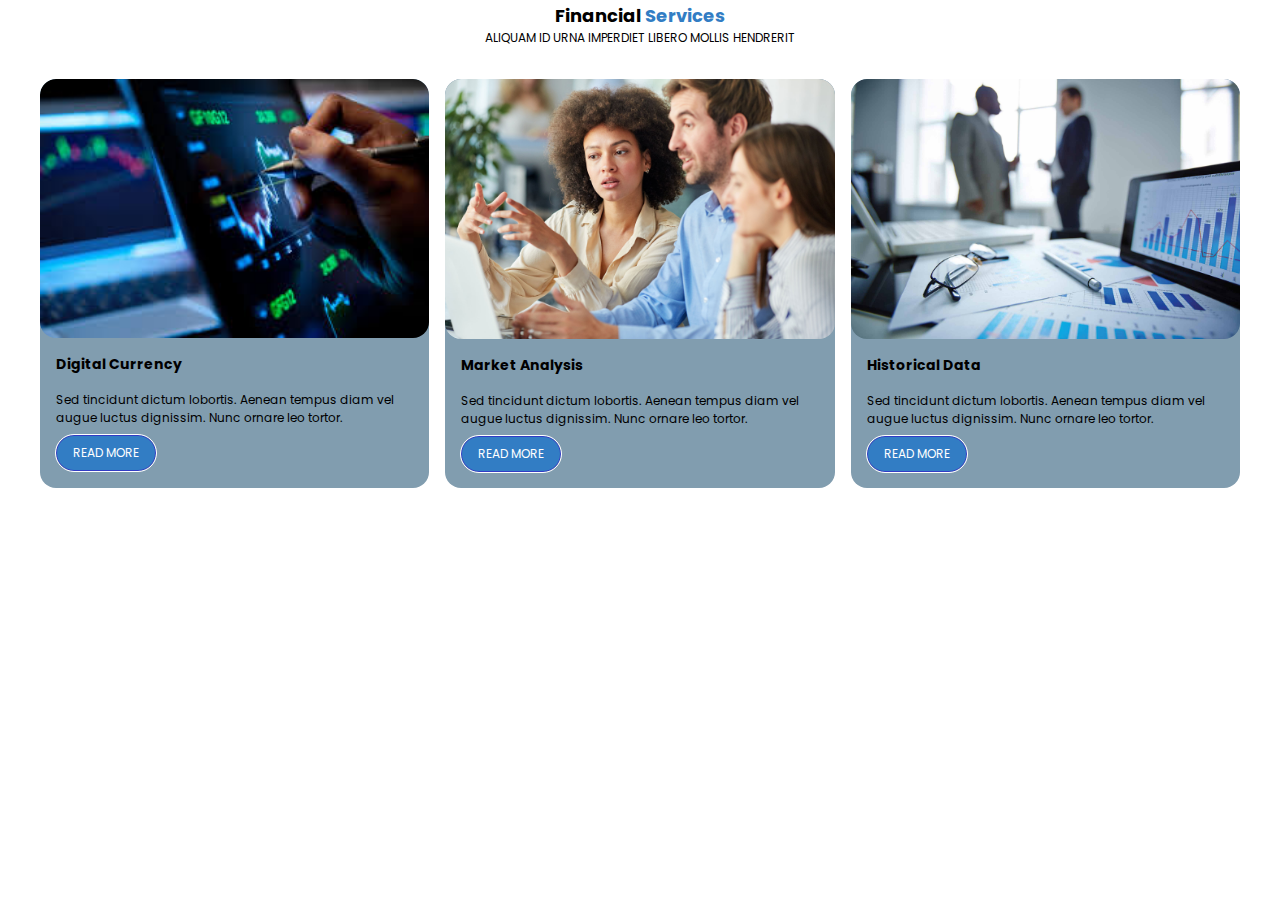
<file: 01-Financial Service/index.html>
<!DOCTYPE html>
<html lang="en">
  <head>
    <meta charset="UTF-8" />
    <meta name="viewport" content="width=device-width, initial-scale=1.0" />
    <!-- <link rel="stylesheet" href="https://fonts.google.com/specimen/Poppins" /> -->
    <link rel="stylesheet" href="./style.css" />
    <title>Financial Services</title>
  </head>
  <body>
    <div class="container">
      <div class="section-container">
        <header class="section-header">
          <h2>Financial <span>Services</span></h2>
          <p>ALIQUAM ID URNA IMPERDIET LIBERO MOLLIS HENDRERIT</p>
        </header>

        <div class="section-content">
          <article>
            <div class="media">
              <img src="images/picture1.jpg" alt="" />
            </div>
            <div class="entry-content">
              <h3>Digital Currency</h3>
              <p>
                Sed tincidunt dictum lobortis. Aenean tempus diam vel augue
                luctus dignissim. Nunc ornare leo tortor.
              </p>
              <a href="#" class="button">READ MORE</a>
            </div>
          </article>

          <article>
            <div class="media">
              <img src="images/picture2.jpg" alt="" />
            </div>
            <div class="entry-content">
              <h3>Market Analysis</h3>
              <p>
                Sed tincidunt dictum lobortis. Aenean tempus diam vel augue
                luctus dignissim. Nunc ornare leo tortor.
              </p>
              <a href="#" class="button">READ MORE</a>
            </div>
          </article>

          <article>
            <div class="media">
              <img src="images/picture3.jpg" alt="" />
            </div>
            <div class="entry-content">
              <h3>Historical Data</h3>
              <p>
                Sed tincidunt dictum lobortis. Aenean tempus diam vel augue
                luctus dignissim. Nunc ornare leo tortor.
              </p>
              <a href="#" class="button">READ MORE</a>
            </div>
          </article>
        </div>
      </div>
    </div>
  </body>
</html>
</file>
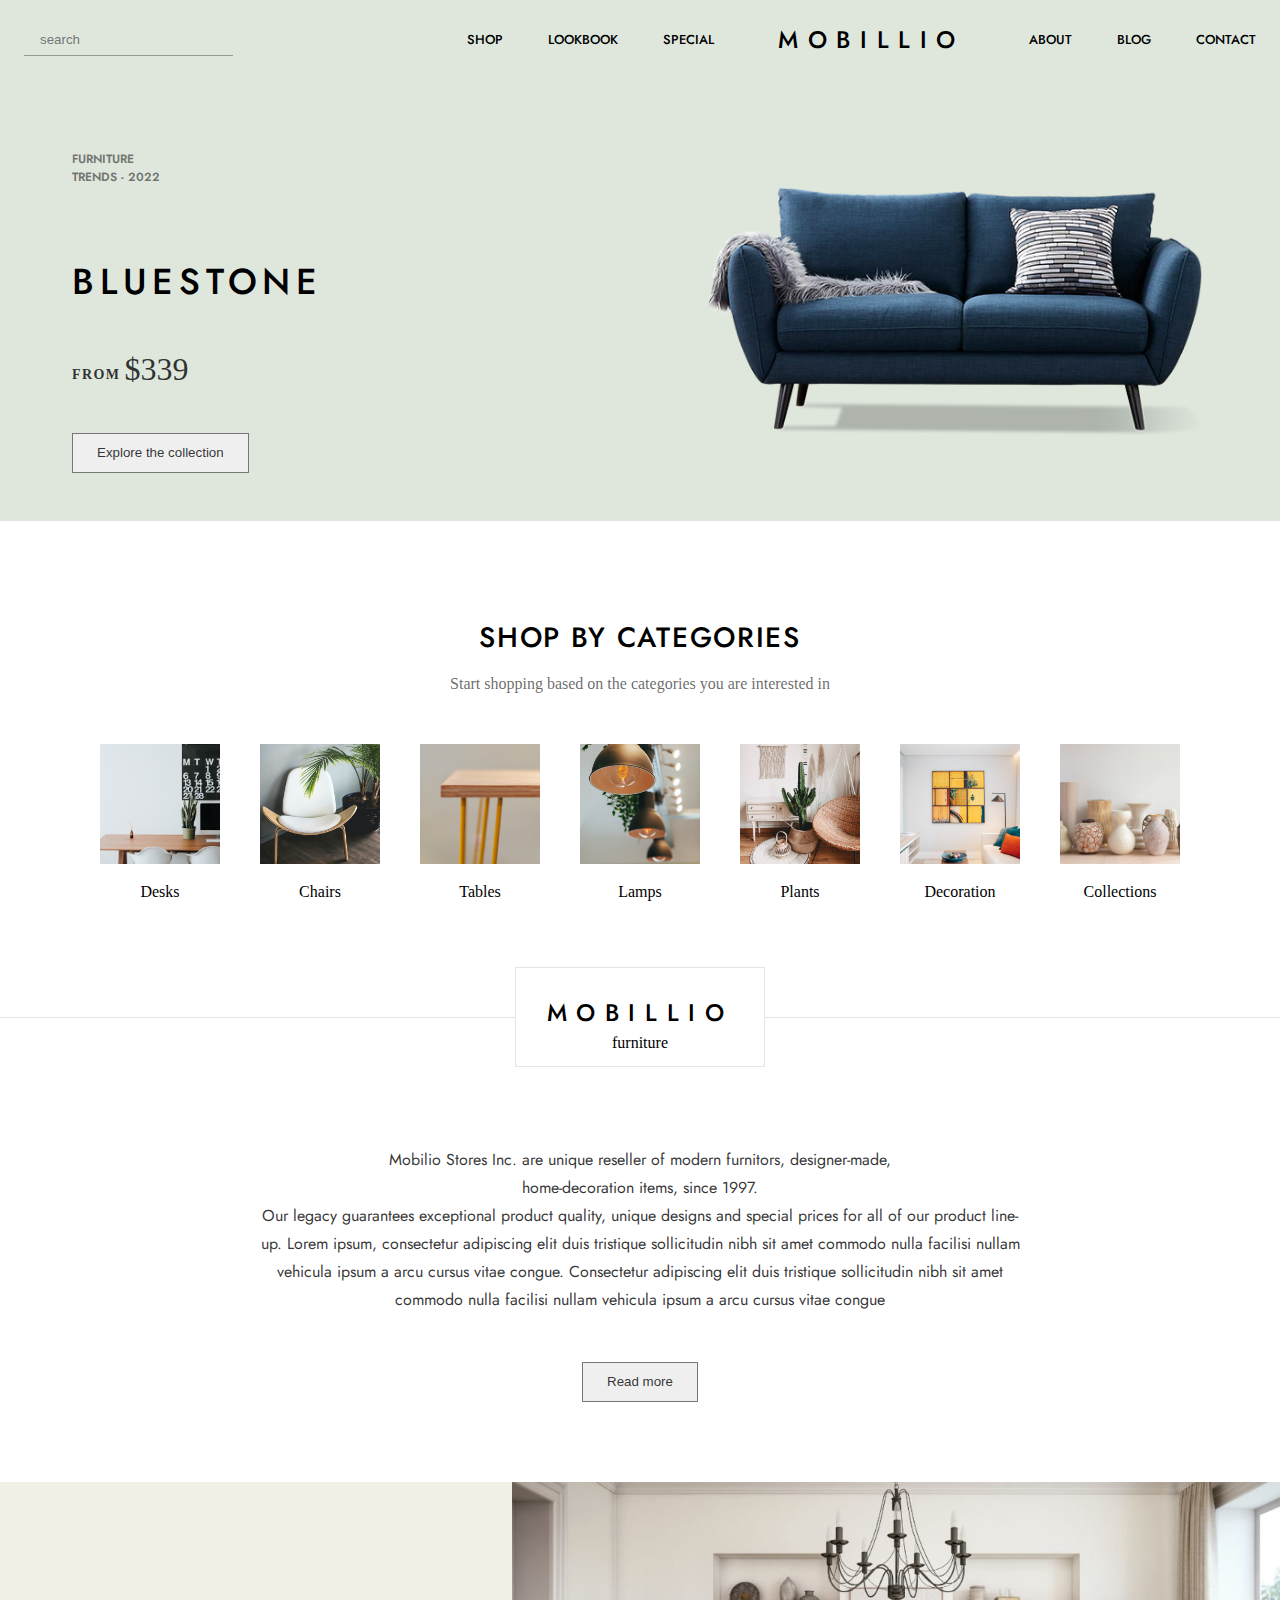
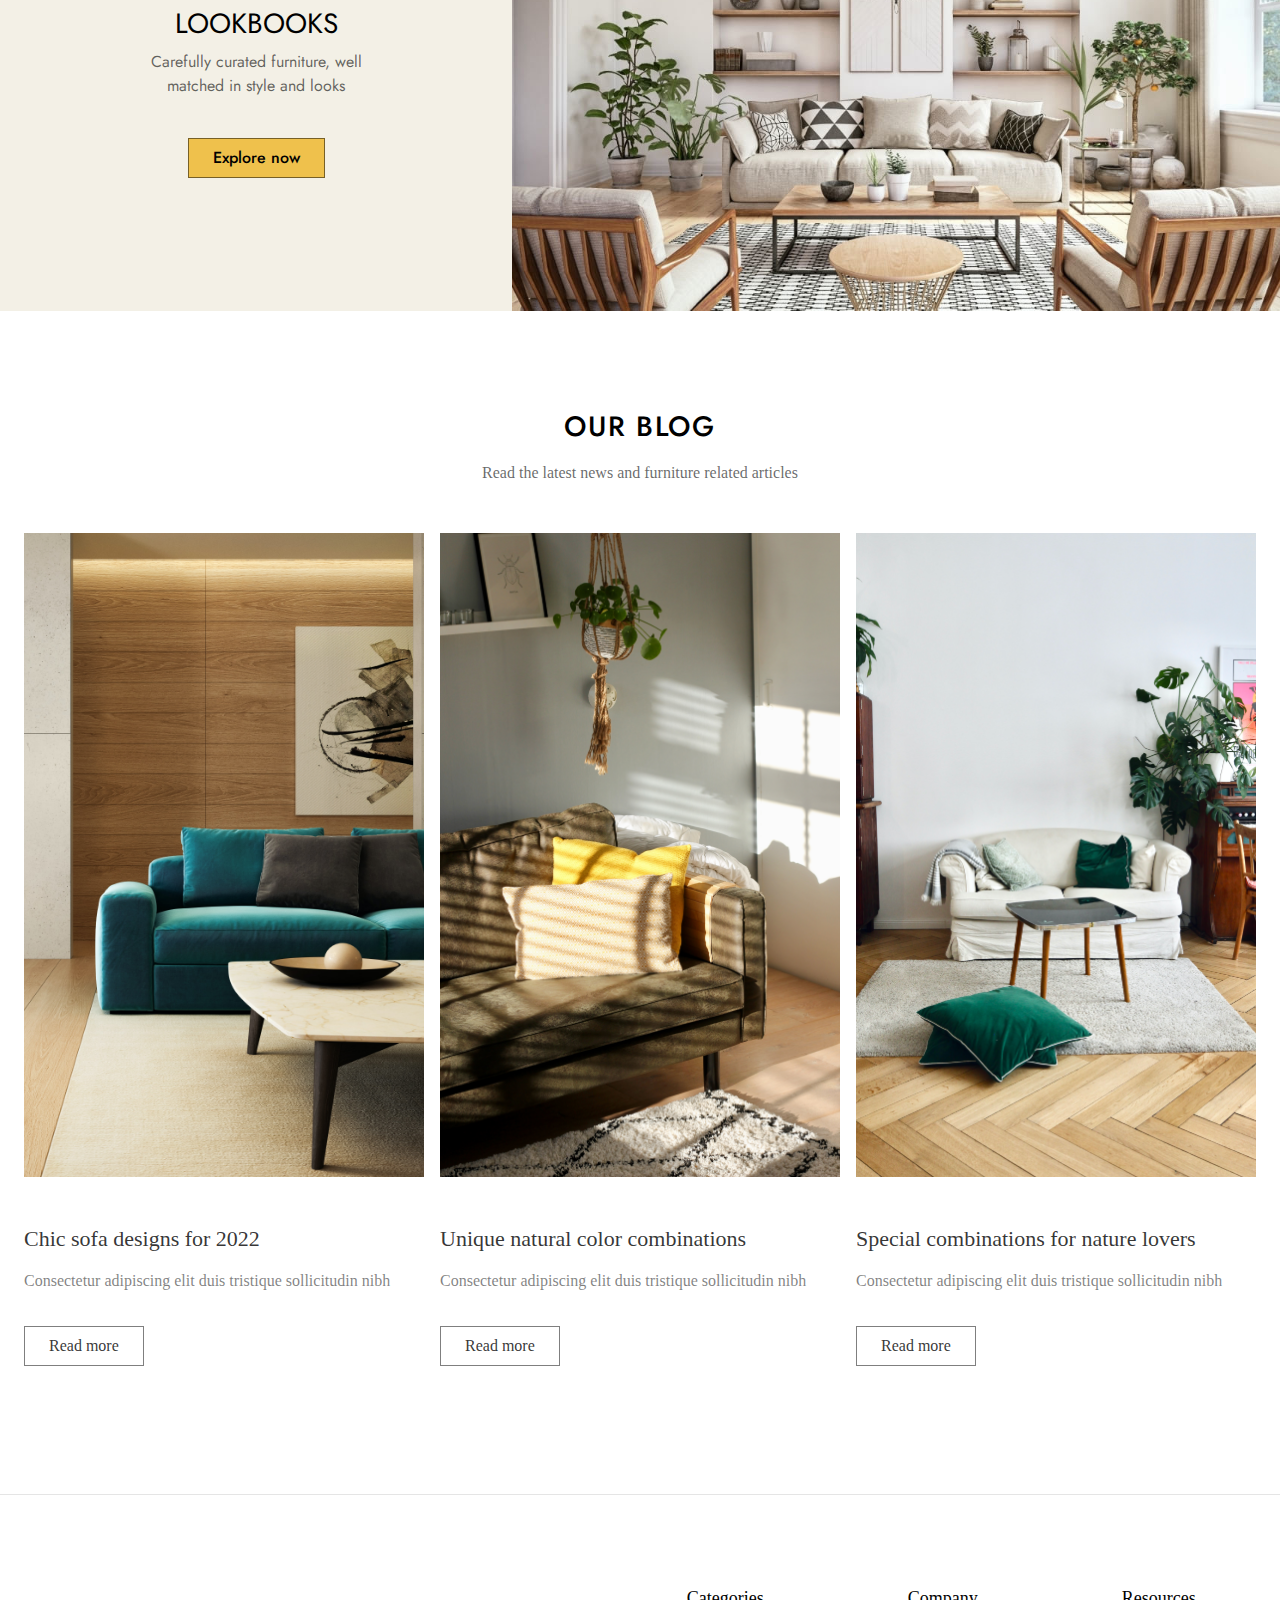
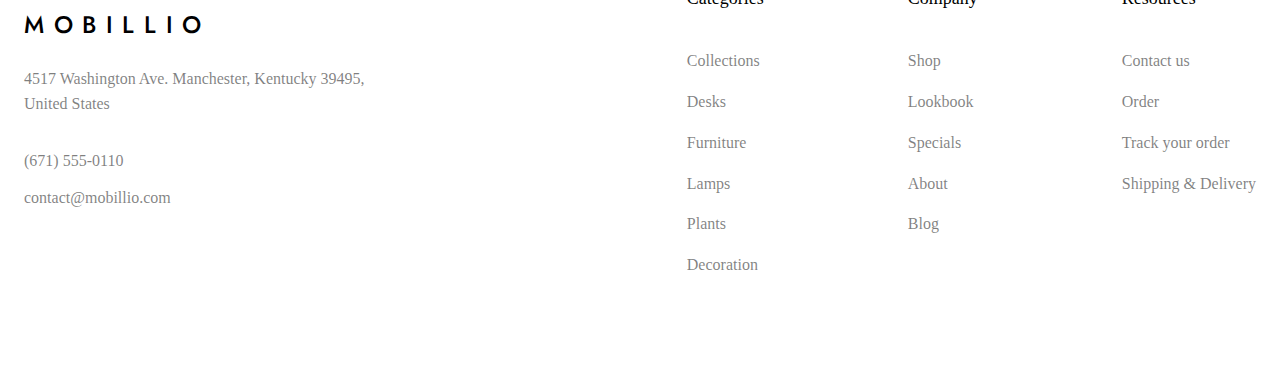
<file: 02-Mobilio Shop/index.html>
<!DOCTYPE html>
<html lang="en">

<head>
  <title>Mobillio Online Store</title>
  <meta name="viewport" content="width=device-width, initial-scale=1.0" />
  <meta charset="utf-8" />
  <link rel="stylesheet" href="https://fonts.googleapis.com/css2?family=Jost" data-tag="font" />
  <link rel="stylesheet" href="./style.css" />
  <link rel="stylesheet" href="./responsive.css" />
</head>

<body>
  <div>
    <div class="home-container">
      <div class="home-navbar">
        <header data-role="Header" class="home-header max-width-container">
          <div class="home-navbar1">
            <div class="home-container01">
              <input type="text" placeholder="search" class="home-textinput input" />
            </div>
            <div class="home-middle">
              <div class="home-left">
                <span class="navbar-link">SHOP</span>
                <span class="navbar-link">LOOKBOOK</span>
                <span class="navbar-link">SPECIAL</span>
              </div>
              <span class="navbar-logo-title">MOBILLIO</span>
              <div class="home-right">
                <span class="navbar-link">ABOUT</span>
                <span class="navbar-link">BLOG</span>
                <span class="navbar-link">CONTACT</span>
              </div>
            </div>
          </div>
        </header>
      </div>
      <div class="home-main">
        <div class="home-hero section-container">
          <div class="home-max-width max-width-container">
            <div class="home-hero1">
              <div class="home-container03">
                <div class="home-info">
                  <span class="home-text12">
                    <span>furniture</span>
                    <br />
                    <span>trends - 2022</span>
                  </span>
                </div>
                <h1 class="home-text16 Heading-1">Bluestone</h1>
                <div class="home-container04">
                  <span class="home-text17">FROM</span>
                  <span class="home-text18">$339</span>
                </div>
                <div class="home-btn-group">
                  <button class="button">Explore the collection</button>
                </div>
              </div>
              <img alt="image23271449" src="./images/pic1.png" class="home-image5" />
            </div>
          </div>
        </div>
        <div class="section-container column">
          <div class="max-width-container">
            <div class="section-heading-section-heading">
              <h1 class="section-heading-text Heading-2">
                <span>SHOP BY CATEGORIES</span>
              </h1>
              <span class="section-heading-text1">
                <span>
                  Start shopping based on the categories you are interested in
                </span>
              </span>
            </div>
            <div class="home-cards-container">
              <div class="category-card-category-card">
                <img alt="image" src="./images/pic2.jpg" class="category-card-image" />
                <span class="category-card-text"><span>Desks</span></span>
              </div>
              <div class="category-card-category-card">
                <img alt="image" src="./images/pic3.jpg" class="category-card-image" />
                <span class="category-card-text"><span>Chairs</span></span>
              </div>
              <div class="category-card-category-card">
                <img alt="image" src="./images/pic4.jpg" class="category-card-image" />
                <span class="category-card-text"><span>Tables</span></span>
              </div>
              <div class="category-card-category-card">
                <img alt="image" src="./images/pic5.jpg" class="category-card-image" />
                <span class="category-card-text"><span>Lamps</span></span>
              </div>
              <div class="category-card-category-card">
                <img alt="image" src="./images/pic6.jpg" class="category-card-image" />
                <span class="category-card-text"><span>Plants</span></span>
              </div>
              <div class="category-card-category-card">
                <img alt="image" src="./images/pic7.jpg" class="category-card-image" />
                <span class="category-card-text">
                  <span>Decoration</span>
                </span>
              </div>
              <div class="category-card-category-card">
                <img alt="image" src="./images/pic8.jpg" class="category-card-image" />
                <span class="category-card-text">
                  <span>Collections</span>
                </span>
              </div>
            </div>
          </div>
          <div class="home-banner">
            <div class="home-container05">
              <h3 class="home-text19 Heading-3">MOBILLIO</h3>
              <span class="home-text20">
                <span></span>
                <span>furniture</span>
              </span>
            </div>
          </div>
          <div class="home-container06 max-width-container">
            <div class="home-container07">
              <span class="home-text23">
                <span>
                  Mobilio Stores Inc. are unique reseller of modern furnitors,
                  designer-made,
                </span>
                <br />
                <span>home-decoration items, since 1997.</span>
                <br />
                <span>
                  Our legacy guarantees exceptional product quality, unique
                  designs and special prices for all of our product line-up.
                  Lorem ipsum, consectetur adipiscing elit duis tristique
                  sollicitudin nibh sit amet commodo nulla facilisi nullam
                  vehicula ipsum a arcu cursus vitae congue. Consectetur
                  adipiscing elit duis tristique sollicitudin nibh sit amet
                  commodo nulla facilisi nullam vehicula ipsum a arcu cursus
                  vitae congue
                </span>
              </span>
              <button class="button">Read more</button>
            </div>
          </div>
        </div>
        <div class="home-full-width-banner section-container">
          <div class="home-left4">
            <div class="home-content">
              <span class="home-text29">LOOKBOOKS</span>
              <span class="home-text30">
                Carefully curated furniture, well matched in style and looks
              </span>
            </div>
            <div class="home-btn button">
              <span class="home-text31">Explore now</span>
            </div>
          </div>
          <img alt="Rectangle13271410" src="./images/pic9.jpg" class="home-image6" />
        </div>
        <div class="section-container">
          <div class="max-width-container">
            <div class="section-heading-section-heading section-heading-root-class-name">
              <h1 class="section-heading-text Heading-2">
                <span>Our blog</span>
              </h1>
              <span class="section-heading-text1">
                <span>
                  Read the latest news and furniture related articles
                </span>
              </span>
            </div>
            <div class="home-container08">
              <div class="blog-post-card-blog-post-card blog-post-card-root-class-name">
                <img alt="image" src="./images/pic10.jpg" class="blog-post-card-image" />
                <div class="blog-post-card-container">
                  <span class="blog-post-card-text">
                    <span>Chic sofa designs for 2022</span>
                  </span>
                  <span class="blog-post-card-text1">
                    <span>
                      Consectetur adipiscing elit duis tristique sollicitudin
                      nibh
                    </span>
                  </span>
                  <a href="#" class="button">
                    Read more
                  </a>
                </div>
              </div>
              <div class="blog-post-card-blog-post-card">
                <img alt="image" src="./images/pic11.jpg" class="blog-post-card-image" />
                <div class="blog-post-card-container">
                  <span class="blog-post-card-text">
                    <span>Unique natural color combinations</span>
                  </span>
                  <span class="blog-post-card-text1">
                    <span>
                      Consectetur adipiscing elit duis tristique sollicitudin
                      nibh
                    </span>
                  </span>
                  <a href="#" class="button">
                    Read more
                  </a>
                </div>
              </div>
              <div class="blog-post-card-blog-post-card">
                <img alt="image" src="./images/pic12.jpg" class="blog-post-card-image" />
                <div class="blog-post-card-container">
                  <span class="blog-post-card-text">
                    <span>Special combinations for nature lovers</span>
                  </span>
                  <span class="blog-post-card-text1">
                    <span>
                      Consectetur adipiscing elit duis tristique sollicitudin
                      nibh
                    </span>
                  </span>
                  <a href="#" class="button">
                    Read more
                  </a>
                </div>
              </div>
            </div>
          </div>
        </div>
      </div>
      <div class="home-footer">
        <div class="max-width-container">
          <footer class="home-footer1">
            <div class="home-container09">
              <h3 class="home-text32 Heading-3">MOBILLIO</h3>
              <span class="home-text33">
                <span>4517 Washington Ave. Manchester, Kentucky 39495,</span>
                <br />
                <span>United States</span>
              </span>
              <span class="home-text36">(671) 555-0110</span>
              <span class="home-text37">contact@mobillio.com</span>
            </div>
            <div class="home-links-container">
              <div class="home-container10">
                <span class="home-text38">Categories</span>
                <a href="#" class="home-text39">Collections</a>
                <a href="#" class="home-text40">Desks</a>
                <a href="#" class="home-text41">Furniture</a>
                <a href="#" class="home-text42">Lamps</a>
                <a href="#" class="home-text43">Plants</a>
                <a href="#" class="home-text44">Decoration</a>
              </div>
              <div class="home-container11">
                <span class="home-text45">Company</span>
                <a href="#" class="home-text46">Shop</a>
                <a href="#" class="home-text47">Lookbook</a>
                <a href="#" class="home-text48">Specials</a>
                <a href="#" class="home-text49">About</a>
                <a href="#" class="home-text50">Blog</a>
              </div>
              <div class="home-container12">
                <span class="home-text51">Resources</span>
                <a href="#" class="home-text52">Contact us</a>
                <a href="#" class="home-text53">Order</a>
                <a href="#" class="home-text54">Track your order</a>
                <a href="#" class="home-text55">Shipping &amp; Delivery</a>
              </div>
            </div>
          </footer>
        </div>
      </div>
    </div>
  </div>
</body>

</html>
</file>
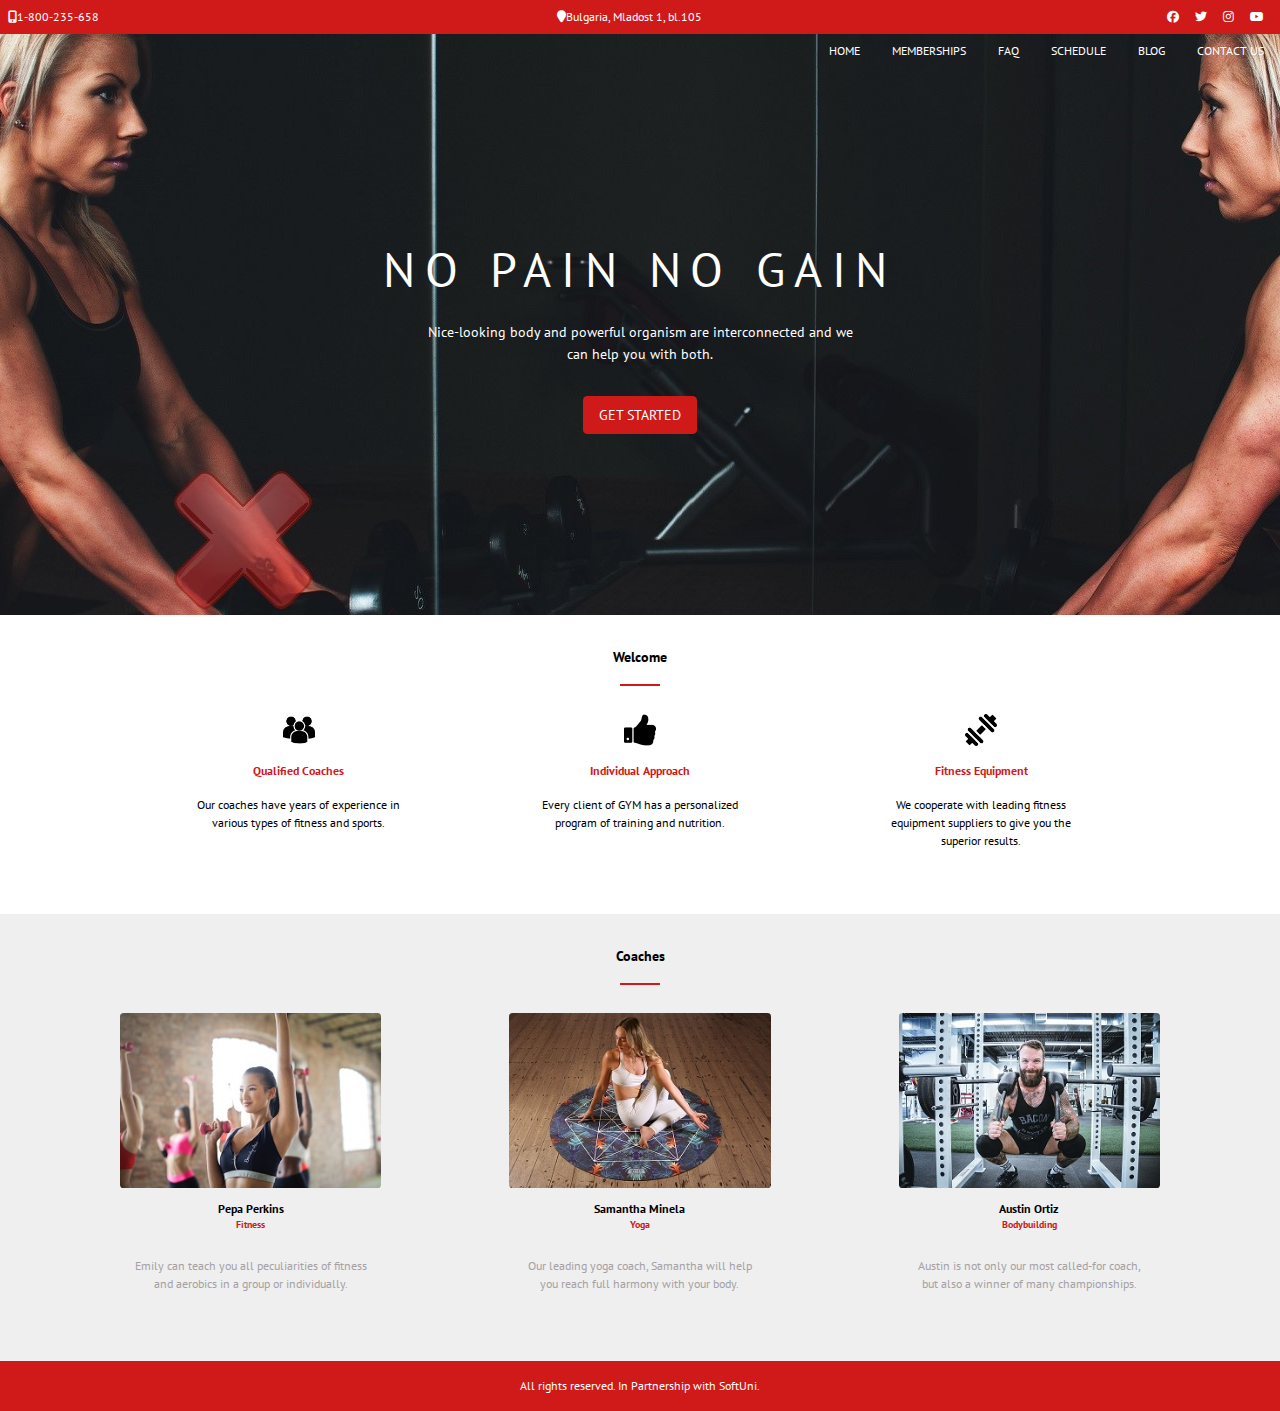
<file: 03-Fitness Site/index.html>
<!DOCTYPE html>
<html lang="en">
  <head>
    <meta charset="UTF-8" />
    <meta name="viewport" content="width=device-width, initial-scale=1.0" />
    <link rel="stylesheet" href="https://cdnjs.cloudflare.com/ajax/libs/font-awesome/6.5.1/css/all.min.css">
    <link rel="stylesheet" href="./styles/site.css" />
    <title>Fitness Site</title>
  </head>
  <body>
    <div class="section-top-bar">
      <div class="container">
        <p class="phone"><i class="fa-solid fa-mobile-screen-button"></i>1-800-235-658</p>
        <p class="location"><i class="fa-solid fa-location-pin"></i>Bulgaria, Mladost 1, bl.105</p>
        <ul class="socials">
          <li><a href="#"><i class="fa-brands fa-facebook"></i><span>Facebook</span></a></li>
          <li><a href="#"><i class="fa-brands fa-twitter"></i><span>Twitter</span></a></li>
          <li><a href="#"><i class="fa-brands fa-instagram"></i><span>>Instagram</span></a></li>
          <li><a href="#"><i class="fa-brands fa-youtube"></i><span>YouTube</span></a></li>
        </ul>
      </div>
    </div>

    <div class="section-site-header">
      <div class="container">
        <p class="site-title">Fitness Site</p>
        <nav class="main-nav">
          <ul>
            <li><a href="">HOME</a></li>
            <li><a href="">MEMBERSHIPS</a></li>
            <li><a href="">FAQ</a></li>
            <li><a href="">SCHEDULE</a></li>
            <li><a href="">BLOG</a></li>
            <li><a href="">CONTACT US</a></li>
          </ul>
        </nav>
      </div>
    </div>

    <div class="section-hero-banner">
      <div class="container">
        <h2>NO PAIN NO GAIN</h2>
        <p>Nice-looking body and powerful organism are interconnected and we can help you with both.</p>
        <p class="cta"><a href="" class="button">GET STARTED</a></p>
      </div>
    </div>

    <div class="section-features section-columns">
      <div class="container">
        <h3 class="section-header">Welcome <span></span></h3>
        <div class="section-content">
          <article>
            <div class="media">
                <img src="image/multiple-users-silhouette.png" alt="">
            </div>
            <h4>Qualified Coaches</h4>
            <p>Our coaches have years of experience in various types of fitness and sports.</p>
          </article>
          <article>
            <div class="media">
                <img src="image/thumbs-up-hand-symbol.png" alt="">
            </div>
            <h4>Individual Approach</h4>
            <p>Every client of GYM has a personalized program of training and nutrition.</p>
          </article>
          <article>
            <div class="media">
                <img src="image/dumbbell.png" alt="">
            </div>
            <h4>Fitness Equipment</h4>
            <p>We cooperate with leading fitness equipment suppliers to give you the superior results.</p>
          </article>
        </div>
      </div>
    </div>

    <div class="section-coaches section-columns">
      <div class="container">
        <h3 class="section-header">Coaches <span></span></h3>
        <div class="section-content">
          <article>
            <div class="media">
                <img src="image/perkins.jpg" alt="">
            </div>
            <h4>Pepa Perkins</h4>
            <h5>Fitness</h5>
            <p>Emily can teach you all peculiarities of fitness and aerobics in a group or individually.</p>
          </article>
          <article>
            <div class="media">
                <img src="image/minela.jpg" alt="">
            </div>
            <h4>Samantha Minela</h4>
            <h5>Yoga</h5>
            <p>Our leading yoga coach, Samantha will help you reach full harmony with your body.</p>
          </article>
          <article>
            <div class="media">
                <img src="image/ortiz.jpg" alt="">
            </div>
            <h4>Austin Ortiz</h4>
            <h5>Bodybuilding</h5>
            <p>Austin is not only our most called-for coach, but also a winner of many championships.</p>
          </article>
        </div>
      </div>
    </div>

    <div class="section-site-footer">
      <p>All rights reserved. In Partnership with SoftUni.</p>
    </div>
  </body>
</html>
</file>
<file: 01-Financial Service/style.css>
@import url('https://fonts.googleapis.com/css2?family=Poppins&display=swap');

*{
    padding: 0;
    margin: 0;
    box-sizing: border-box;
}

html{
    font: 12px/1.5 Poppins, san-serif;
}

body{
    padding: 2px;
}

img{
    display: block;
    width: 100%;
    height: auto;
}

.container{
    max-width: 1200px;
    margin: 0 auto;
}

.section-header h2 span{
    color: #327DC4;
}

article{
    background-color: #819DAF;
}


.section-header{
    text-align: center;
    padding-bottom: 32px;
}

.section-content{
    display: flex;
    gap: 16px;
    /* flex-wrap: wrap; */
}

.section-content article,
.section-content article .media{
    display: block;
    overflow: hidden;
    border-radius: 16px;
}

.section-content .entry-content{
    padding: 16px;
}

.section-content article{
    flex: 1 1 30%;
    background-color: #819DAF;
    color: #000;
}

.section-content article .entry-content p{
    margin: 16px 0 8px 0;;
}

.section-content article .button{
    color: #fff;
    background-color: #327DC4;
    border: 1px solid #323CC4;
    outline: 1px solid #fff;
    text-decoration: none;
    display: inline-block;
    padding: 8px 16px;
    border-radius: 32px;

}
.button{

}
</file>
<file: 02-Mobilio Shop/style.css>
body {
  font-weight: 400;
  font-style: normal;
  text-decoration: none;
  text-transform: none;
  letter-spacing: 0.02;
  line-height: 1.55;
  color: #000000;
  background-color: #ffffff;
  margin: 0;
}
* {
  box-sizing: border-box;
  border-width: 0;
  border-style: solid;
}
.section-heading-section-heading {
  display: flex;
  position: relative;
  align-items: center;
  margin-bottom: 48px;
  flex-direction: column;
}
.section-heading-text{
  text-align: center;
  margin-bottom: 16px;
}
.section-heading-text1 {
  color: #00000099;
  text-align: center;
  line-height: 24px;
}
.category-card-category-card {
  flex: 0 0 auto;
  cursor: pointer;
  display: flex;
  position: relative;
  transition: 0.3s;
  align-items: center;
  flex-direction: column;
}
.category-card-image {
  width: 120px;
  height: 120px;
  object-fit: cover;
  margin-bottom: 16px;
  object-position: bottom;
}
.blog-post-card-blog-post-card {
  width: 100%;
  display: flex;
  position: relative;
  max-width: 400px;
  align-self: stretch;
  transition: 0.3s;
  flex-direction: column;
  justify-content: space-between;
}
.blog-post-card-image {
  flex: 1;
  width: 100%;
  object-fit: cover;
}
.blog-post-card-container {
  width: 100%;
  display: flex;
  align-items: flex-start;
  padding-top: 32px;
  padding-right: 8px;
  flex-direction: column;
  padding-bottom: 32px;
  justify-content: space-between;
  background-color: #ffffff;
}
.blog-post-card-text {
  color: #000000cc;
  font-size: 22px;
  font-style: normal;
  margin-top: 16px;
  font-weight: 500;
  line-height: 28px;
  margin-bottom: 16px;
}
.blog-post-card-text1 {
  color: #00000080;
  font-size: 16px;
  font-style: normal;
  margin-bottom: 32px;
}
.home-container {
  width: 100%;
  display: flex;
  min-height: 100vh;
  overflow-x: hidden;
  align-items: center;
  padding-top: 70px;
  flex-direction: column;
}
.home-navbar {
  top: 0;
  width: 100%;
  display: flex;
  z-index: 1000;
  position: fixed;
  align-items: center;
  flex-direction: column;
  background-color: #dfe7ddff;
}
.home-header {
  padding-top: 24px;
  flex-direction: row;
  padding-bottom: 24px;
  justify-content: space-between;
}
.home-navbar1 {
  width: 100%;
  display: flex;
  position: relative;
  align-items: center;
  justify-content: space-between;
}
.home-container01 {
  display: flex;
  align-items: center;
  justify-content: space-between;
}
.home-image {
  width: 24px;
  height: 24px;
  z-index: 100;
  margin-right: -32px;
}
.home-textinput {
  width: 100%;
  max-width: 288px;
  transition: 0.3s;
  border-color: #999999;
  border-width: 1px;
  padding-left: 48px;
  border-top-width: 0px;
  border-left-width: 0px;
  border-right-width: 0px;
}
.home-middle {
  display: flex;
  position: relative;
  box-sizing: border-box;
  align-items: center;
  flex-shrink: 1;
  border-color: transparent;
  justify-content: center;
}
.home-left,
.home-right {
  display: flex;
  grid-gap: 45px;
  position: relative;
  align-items: flex-start;
}
.home-icons {
  display: flex;
}
.home-icon {
  width: 16px;
  height: 16px;
  display: none;
}
.home-mobile-menu {
  top: 0px;
  left: 0px;
  width: 100%;
  height: 100vh;
  padding: 32px;
  z-index: 100;
  position: absolute;
  transform: translateX(100%);
  transition: 0.3s;
  flex-direction: column;
  justify-content: space-between;
  background-color: #fff;
}
.home-nav {
  display: flex;
  align-items: flex-start;
  flex-direction: column;
}
.home-container02 {
  width: 100%;
  display: flex;
  align-items: center;
  margin-bottom: 48px;
  justify-content: space-between;
}
.home-logo-center1 {
  color: #000000;
  height: auto;
  font-size: 24px;
  font-family: Jost;
  font-weight: 500;
  line-height: 20px;
  margin-left: 64px;
  margin-right: 64px;
  letter-spacing: 0.4em;
  text-decoration: none;
}
.home-middle1 {
  gap: 16px;
  display: flex;
  position: relative;
  box-sizing: border-box;
  align-items: flex-start;
  flex-shrink: 1;
  border-color: transparent;
  margin-bottom: 24px;
  flex-direction: column;
  justify-content: center;
}
.home-text06,
.home-text07,
.home-text08,
.home-text09,
.home-text10,
.home-text11 {
  color: rgba(0, 0, 0, 1);
  height: auto;
  font-size: 13px;
  text-align: left;
  font-family: Jost;
  font-weight: 500;
  text-decoration: none;
}
.home-main {
  flex: 0 0 auto;
  width: 100%;
  display: flex;
  align-items: center;
  flex-direction: column;
  padding-bottom: 96px;
}
.home-hero {
  padding-top: 48px;
  padding-bottom: 48px;
  background-color: #dfe7ddff;
}
.home-max-width {
  max-width: 1032px;
}
.home-hero1 {
  width: 100%;
  display: flex;
  max-width: 1328px;
  align-items: center;
  flex-direction: row;
  justify-content: space-between;
}
.home-container03 {
  display: flex;
  margin-left: 48px;
  padding-right: 48px;
  flex-direction: column;
}
.home-info {
  display: flex;
  position: relative;
  box-sizing: border-box;
  align-items: center;
  flex-shrink: 1;
  border-color: transparent;
  margin-bottom: 48px;
}
.home-text12 {
  color: #00000080;
  font-size: 12px;
  text-align: left;
  font-family: Jost;
  font-weight: 600;
  line-height: 18px;
  text-transform: uppercase;
}
.home-text16 {
  max-width: 450px;
  margin-bottom: 48px;
}
.home-container04 {
  display: flex;
  align-items: flex-end;
  margin-bottom: 48px;
  flex-direction: row;
}
.home-text17 {
  color: #000000cc;
  font-size: 14px;
  font-style: normal;
  font-weight: 700;
  line-height: 20px;
  margin-right: 4px;
  letter-spacing: 0.1em;
}
.home-text18 {
  color: #000000cc;
  font-size: 32px;
  font-style: normal;
  font-weight: 500;
  line-height: 32px;
}
.home-btn-group {
  display: flex;
  align-items: center;
  flex-direction: row;
}
.home-image5 {
  width: 100%;
  position: relative;
  max-width: 579px;
  box-sizing: border-box;
  max-height: 579px;
  object-fit: cover;
  border-color: transparent;
}
.home-cards-container {
  flex: 0 0 auto;
  width: 100%;
  display: flex;
  grid-gap: 32px;
  flex-wrap: wrap;
  max-width: 1080px;
  align-items: flex-start;
  margin-bottom: 64px;
  flex-direction: row;
  justify-content: space-between;
}
.home-banner {
  flex: 0 0 auto;
  width: 100%;
  height: 1px;
  display: flex;
  margin-top: 48px;
  align-items: center;
  margin-bottom: 48px;
  flex-direction: column;
  justify-content: center;
  background-color: #e5e5e5ff;
}
.home-container05 {
  flex: 0 0 auto;
  width: 250px;
  height: 100px;
  display: flex;
  align-items: center;
  border-color: #e5e5e5ff;
  border-style: solid;
  border-width: 1px;
  flex-direction: column;
  justify-content: center;
  background-color: #ffffff;
}
.home-text19,
.home-text32 {
  margin-bottom: 8px;
}
.home-text32 {
  font-size: 10px;
  line-height: 20px;
  letter-spacing: 1em;
  text-transform: uppercase;
}
.home-container06 {
  flex: 0 0 auto;
  display: flex;
  align-items: center;
  flex-direction: column;
}
.home-container07 {
  width: 100%;
  display: flex;
  position: relative;
  max-width: 770px;
  box-sizing: border-box;
  margin-top: 80px;
  align-items: center;
  flex-shrink: 1;
  border-color: transparent;
  flex-direction: column;
}
.home-text23 {
  color: #000000cc;
  width: 100%;
  height: auto;
  font-size: 16px;
  align-self: auto;
  font-style: normal;
  text-align: center;
  font-family: Jost;
  font-weight: 400px;
  line-height: 175%;
  font-stretch: normal;
  margin-bottom: 48px;
  text-decoration: none;
}
.home-full-width-banner {
  width: 100%;
  display: flex;
  align-items: stretch;
  padding-top: 64px;
  justify-content: center;
}
.home-left4 {
  flex: 1;
  display: flex;
  align-self: stretch;
  align-items: center;
  border-color: transparent;
  flex-direction: column;
  justify-content: center;
  background-color: #f3f0e6;
}
.home-content {
  margin: 0 0 40px 0;
  display: flex;
  position: relative;
  box-sizing: border-box;
  align-items: center;
  flex-shrink: 1;
  border-color: transparent;
  flex-direction: column;
}
.home-text29 {
  color: rgba(0, 0, 0, 1);
  height: auto;
  margin: 0 0 16px 0;
  font-size: 28px;
  align-self: auto;
  font-style: normal;
  text-align: left;
  font-family: Jost;
  font-weight: 500px;
  line-height: 20px;
  font-stretch: normal;
  text-decoration: none;
}
.home-text30 {
  color: rgba(0, 0, 0, 0.6000000238418579);
  width: 267px;
  height: auto;
  font-size: 16px;
  align-self: auto;
  font-style: normal;
  text-align: center;
  font-family: Jost;
  font-weight: 400px;
  line-height: 24px;
  font-stretch: normal;
  text-decoration: none;
}
.home-btn {
  cursor: pointer;
  display: flex;
  padding: 16px 24px;
  position: relative;
  box-sizing: border-box;
  transition: 0.3s;
  align-items: flex-start;
  flex-shrink: 1;
  border-color: rgba(0, 0, 0, 1);
  border-style: solid;
  border-width: 1px;
  background-color: rgba(239, 193, 76, 1);
}
.home-text31 {
  color: rgba(0, 0, 0, 1);
  height: auto;
  font-size: 16px;
  align-self: auto;
  font-style: normal;
  text-align: left;
  font-family: Jost;
  font-weight: 500px;
  line-height: 14px;
  font-stretch: normal;
  text-decoration: none;
}
.home-image6 {
  width: 60%;
  position: relative;
  box-sizing: border-box;
  object-fit: cover;
  border-color: transparent;
}
.home-container08 {
  flex: 0 0 auto;
  width: 100%;
  display: flex;
  flex-wrap: wrap;
  align-items: center;
  flex-direction: row;
  justify-content: space-between;
}
.home-footer {
  flex: 0 0 auto;
  width: 100%;
  display: flex;
  align-items: center;
  border-color: #e5e5e5ff;
  border-width: 1px;
  flex-direction: column;
  border-left-width: 0px;
  border-right-width: 0px;
  border-bottom-width: 0px;
}
.home-footer1 {
  width: 100%;
  display: flex;
  max-width: 1328px;
  align-items: flex-start;
  padding-top: 96px;
  flex-direction: row;
  padding-bottom: 96px;
  justify-content: space-between;
}
.home-container09 {
  display: flex;
  max-width: 1328px;
  align-items: flex-start;
  flex-direction: column;
}
.home-text33 {
  color: #00000080;
  margin-top: 24px;
}
.home-text36 {
  color: #00000080;
  margin-top: 32px;
}
.home-text37 {
  color: #00000080;
  margin-top: 12px;
}
.home-links-container {
  display: flex;
  grid-gap: 48px;
  align-items: flex-start;
  flex-direction: row;
  justify-content: space-between;
}
.home-container10, .home-container11 {
  flex: 0 0 auto;
  display: flex;
  align-items: flex-start;
  margin-right: 96px;
  flex-direction: column;
  justify-content: flex-start;
}
.home-text38, .home-text45, .home-text51 {
  font-size: 18px;
  font-style: normal;
  font-weight: 500;
  line-height: 14px;
  margin-bottom: 44px;
}
.home-text39, .home-text40, .home-text41, .home-text42, .home-text43, .home-text44, .home-text46, .home-text47, .home-text48, .home-text49, .home-text50, .home-text52, .home-text53, .home-text54, .home-text55{
  color: #00000080;
  text-decoration: none;
  margin-bottom: 16px;
}
.home-container12 {
  flex: 0 0 auto;
  display: flex;
  align-items: flex-start;
  flex-direction: column;
  justify-content: flex-start;
}
.button {
  color: #000000cc;
  cursor: pointer;
  display: flex;
  padding: 0.5rem 1rem;
  position: relative;
  box-sizing: border-box;
  font-style: normal;
  transition: 0.3s;
  align-items: flex-start;
  flex-shrink: 1;
  font-weight: 500;
  line-height: 14px;
  padding-top: 12px;
  border-color: #00000080;
  border-style: solid;
  border-width: 1px;
  padding-left: 24px;
  border-radius: 0px;
  padding-right: 24px;
  padding-bottom: 12px;
  text-decoration: none;
}
.input {
  color: #ffffff;
  cursor: auto;
  outline: none;
  padding: 0.5rem 1rem;
  background-color: #dfe7ddff;
}
.section-container {
  width: 100%;
  display: flex;
  align-items: center;
  padding-top: 80px;
  justify-content: center;
}
.max-width-container {
  width: 100%;
  display: flex;
  max-width: 1328px;
  align-items: center;
  padding-left: 24px;
  padding-right: 24px;
  flex-direction: column;
}
.column {
  display: flex;
  flex-direction: column;
}
.navbar-link {
  color: rgba(0, 0, 0, 1);
  cursor: pointer;
  height: auto;
  font-size: 13px;
  text-align: left;
  transition: 0.3s;
  font-family: Jost;
  font-weight: 500;
  text-decoration: none;
}
.navbar-logo-title {
  color: #000000;
  cursor: pointer;
  height: auto;
  font-size: 24px;
  transition: 0.3s;
  font-family: Jost;
  font-weight: 500;
  line-height: 20px;
  margin-left: 64px;
  margin-right: 64px;
  letter-spacing: 0.4em;
  text-decoration: none;
}
.Heading-3 {
  font-size: 24px;
  font-style: normal;
  font-family: Jost;
  font-weight: 500;
  line-height: 20px;
  letter-spacing: 0.4em;
  text-transform: none;
  text-decoration: none;
}
.Content {
  font-size: 16px;
  font-family: Jost;
  font-weight: 400;
  letter-spacing: 0.02;
  text-transform: none;
  text-decoration: none;
}
.Heading-1 {
  font-size: 36px;
  font-family: Jost;
  font-weight: 500;
  line-height: 47px;
  letter-spacing: 0.16em;
  text-transform: uppercase;
  text-decoration: none;
}
.Heading-2 {
  font-size: 28px;
  font-family: Jost;
  font-weight: 500;
  line-height: 36px;
  letter-spacing: 0.06em;
  text-transform: uppercase;
  text-decoration: none;
}
</file>
<file: 02-Mobilio Shop/responsive.css>
@media (max-width: 600px){
    body{
        background: red;
    }
}
</file>
<file: 03-Fitness Site/styles/site.css>
@import url(reset.css);

@import url(layout.css);

@import url(navigation.css);

@import url(typography.css);

@import url(section-hero.css);

@import url(section-column.css);
</file>
